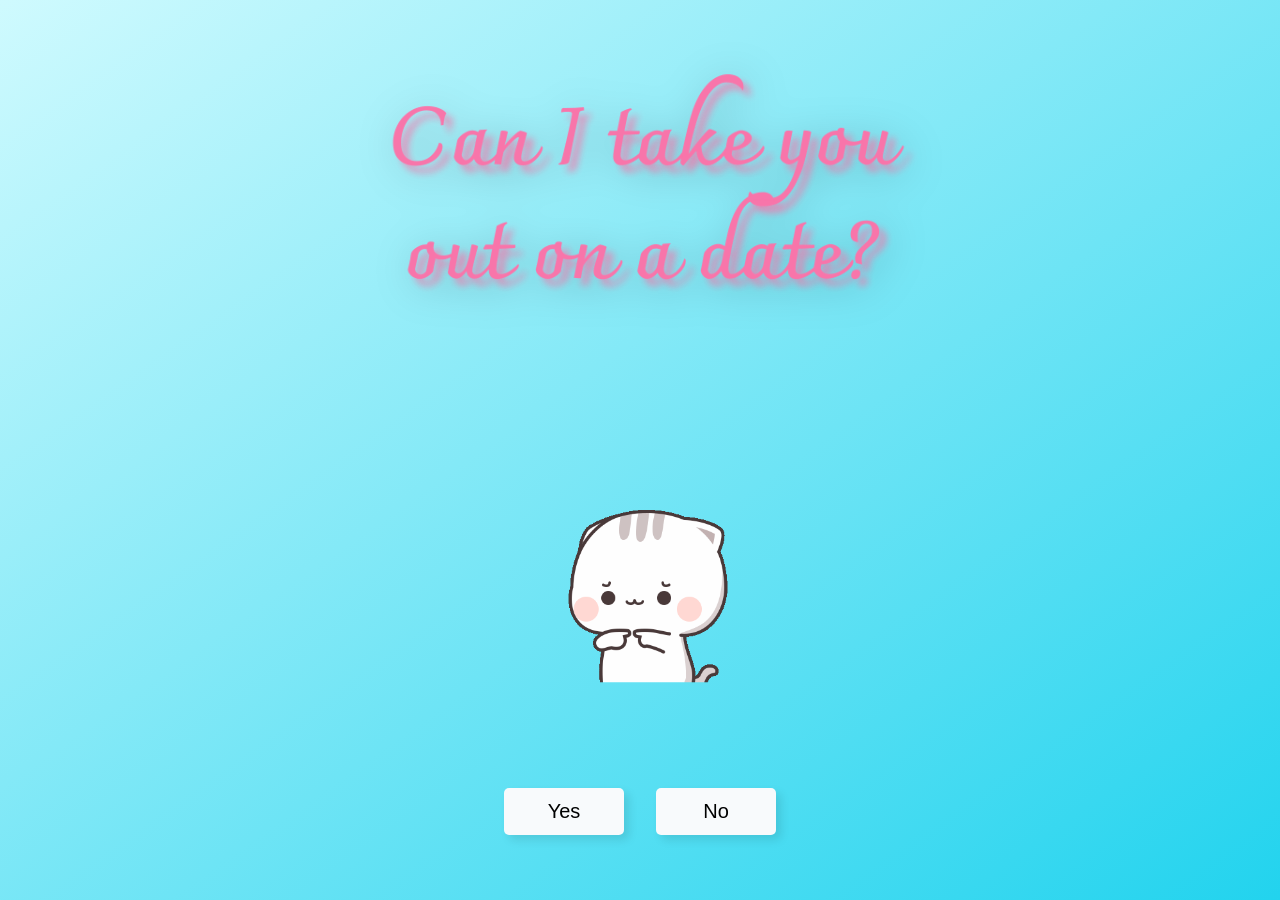
<file: index.html>
<!DOCTYPE html>
<html lang="en">
  <head>
    <meta charset="UTF-8" />
    <meta name="viewport" content="width=device-width, initial-scale=1.0" />
    <link rel="stylesheet" href="styles.css" />
    <title>Ask For Date</title>
  </head>
  <body>
    <img src="asset/date.png" alt="date?" class="header-img" />
    <div class="container" id="container">
      <img src="asset/erm-fingers.gif" alt="please" class="image-1" />
      <img src="asset/oh-yay.gif" alt="yes" class="image-2 hide" />
      <button class="btn btn-yes">Yes</button>
      <button class="btn btn-no">No</button>
    </div>
    <script src="main.js"></script>
  </body>
</html>
</file>
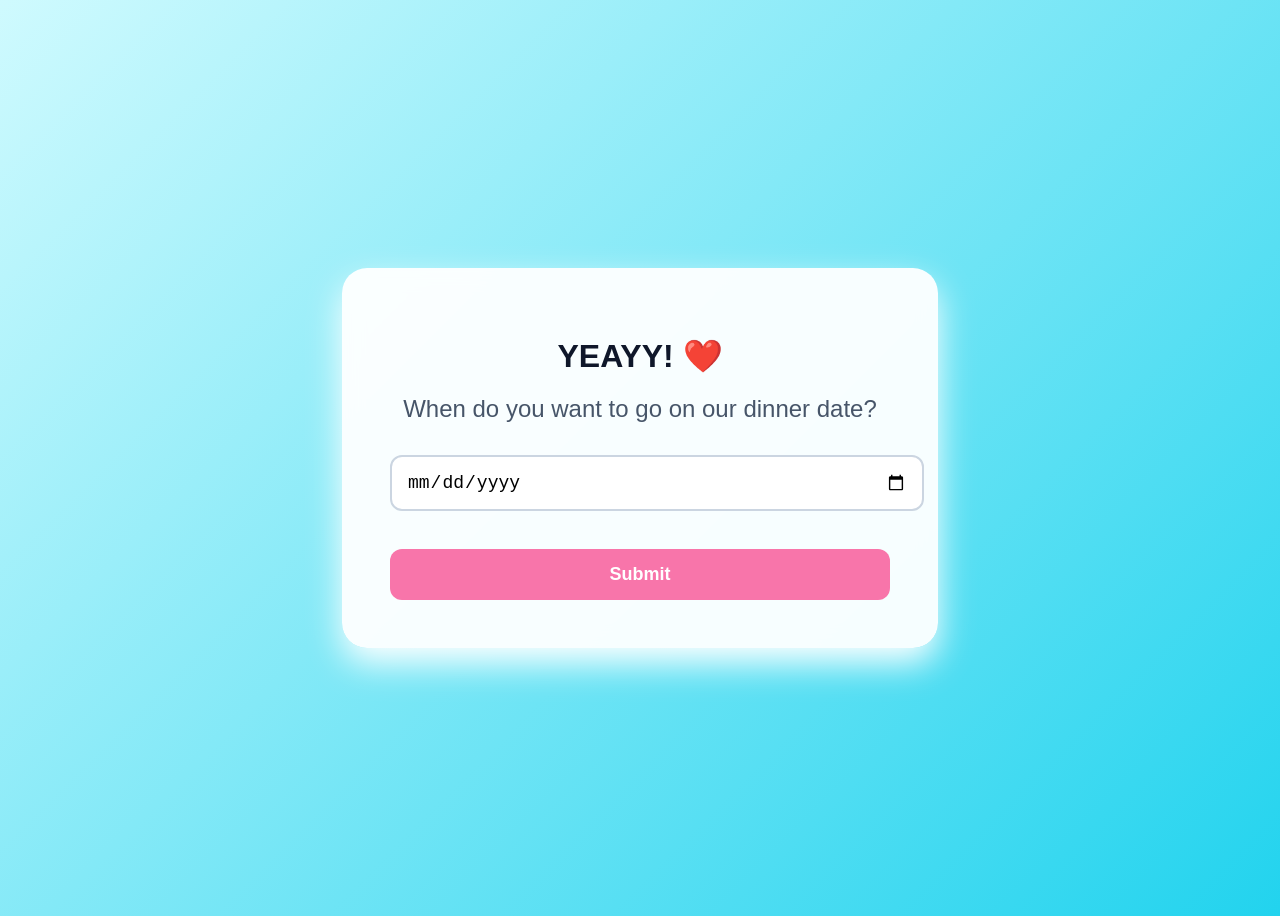
<file: date.html>
<!DOCTYPE html>
<html lang="en">
<head>
    <meta charset="UTF-8">
    <meta name="viewport" content="width=device-width, initial-scale=1.0">
    <title>Choose Date ❤️</title>
    <link rel="stylesheet" href="dstyles.css">
</head>
<body>

    <div class="date-card">
        

        <h1>YEAYY! ❤️</h1>

        <h2>When do you want to go on our dinner date?</h2>

        <input type="date" id="datePicker">

        <br><br>

        <button id="submitDate">
            Submit
        </button>

    </div>


    <script src="date.js"></script>
</body>
</html>
</file>
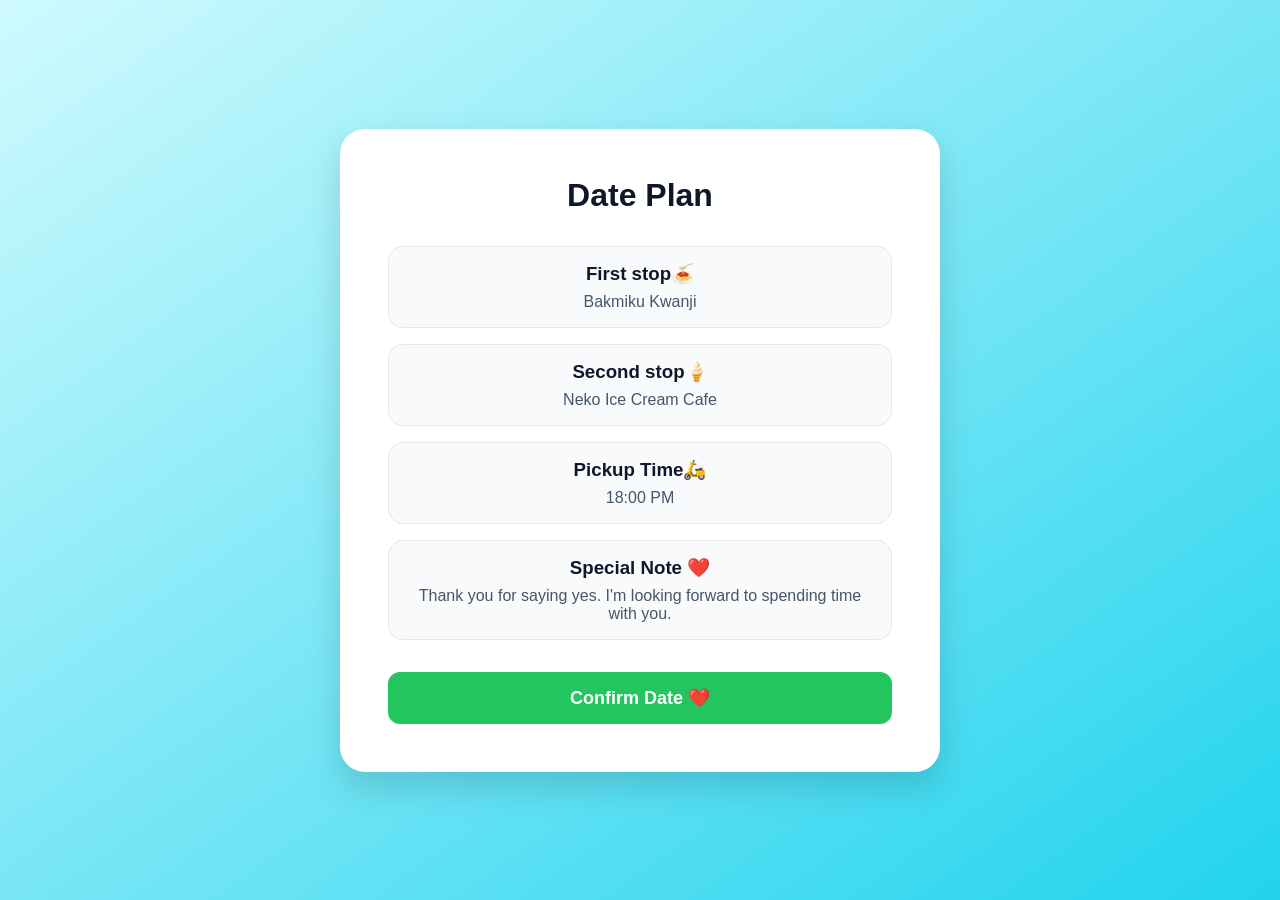
<file: detail.html>
<!doctype html>
<html lang="en">
  <head>
    <meta charset="UTF-8" />
    <meta name="viewport" content="width=device-width, initial-scale=1.0" />
    <title>Our Dinner Date ❤️</title>

    <link rel="stylesheet" href="detail.css" />
  </head>
  <body>
    <div class="detail-card">
      <h1>Date Plan</h1>

      <div class="info-box">
        <h3>First stop🍝</h3>
        <p>Bakmiku Kwanji</p>
      </div>
      <div class="info-box">
        <h3>Second stop🍦</h3>
        <p>Neko Ice Cream Cafe</p>
      </div>

      <div class="info-box">
        <h3>Pickup Time🛵</h3>
        <p>18:00 PM</p>
      </div>

      <div class="info-box">
        <h3>Special Note ❤️</h3>
        <p>
          Thank you for saying yes. I'm looking forward to spending time with
          you.
        </p>
      </div>

      <button id="sendBtn">Confirm Date ❤️</button>
    </div>

    <script src="detail.js"></script>
  </body>
</html>
</file>
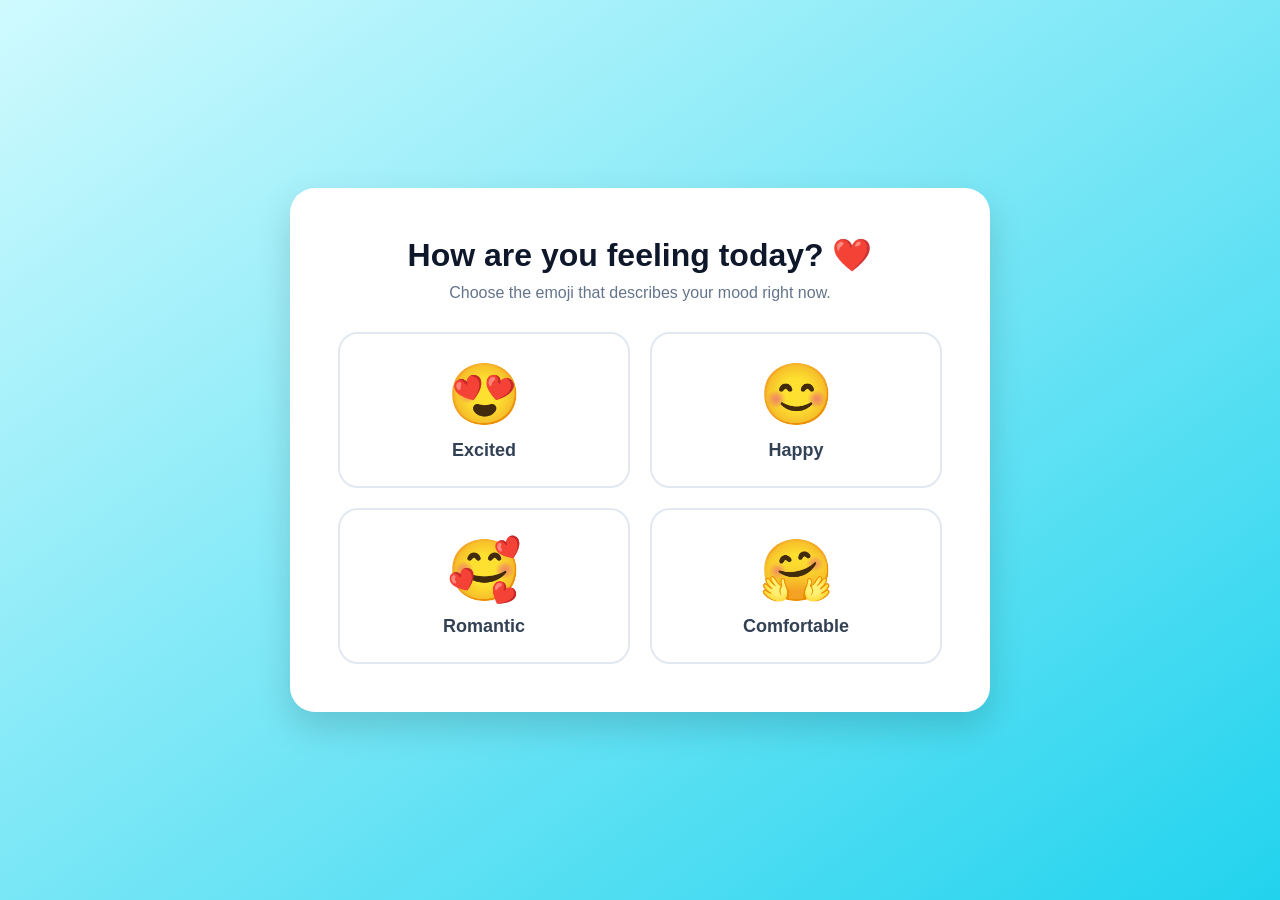
<file: mood.html>
<!DOCTYPE html>
<html lang="en">
<head>
    <meta charset="UTF-8">
    <meta name="viewport" content="width=device-width, initial-scale=1.0">
    <title>Choose Your Mood ❤️</title>

    <link rel="stylesheet" href="mstyles.css">
</head>
<body>

    <div class="mood-card">

        <h1>How are you feeling today? ❤️</h1>

        <p>
            Choose the emoji that describes your mood right now.
        </p>

        <div class="mood-grid">

            <div class="mood-option">
                <div class="emoji">😍</div>
                <span>Excited</span>
            </div>

            <div class="mood-option">
                <div class="emoji">😊</div>
                <span>Happy</span>
            </div>

            <div class="mood-option">
                <div class="emoji">🥰</div>
                <span>Romantic</span>
            </div>

            <div class="mood-option">
                <div class="emoji">🤗</div>
                <span>Comfortable</span>
            </div>

        </div>

    </div>

    <script src="mood.js"></script>

</body>
</html>
</file>
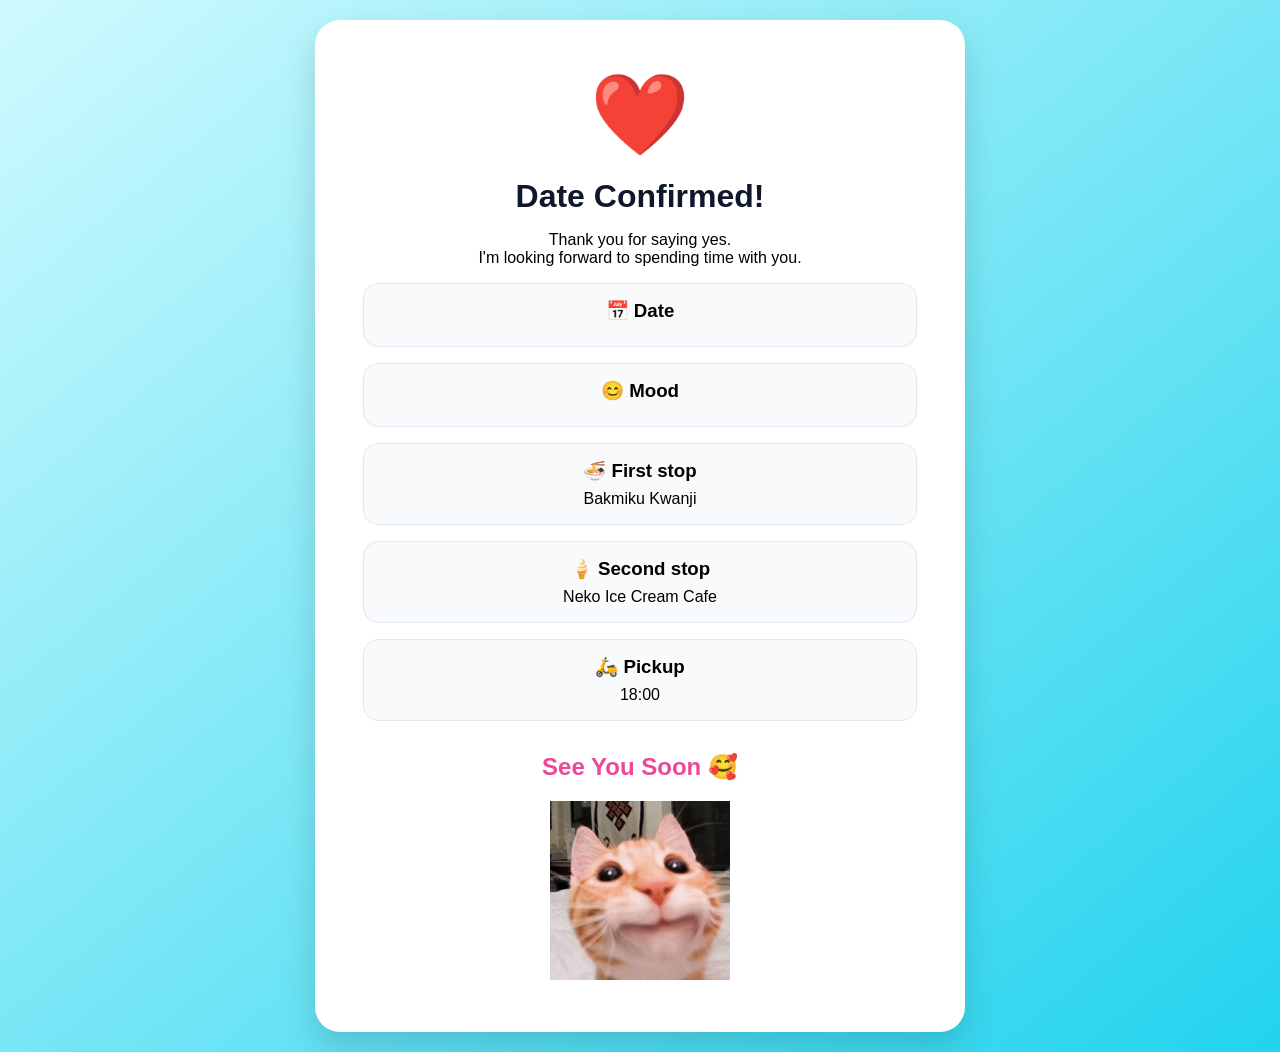
<file: thankyou.html>
<!doctype html>
<html lang="en">
  <head>
    <meta charset="UTF-8" />
    <meta name="viewport" content="width=device-width, initial-scale=1.0" />
    <title>See You Soon ❤️</title>

    <link rel="stylesheet" href="tstyles.css" />
  </head>
  <body>
    <div class="thankyou-card">
      <div class="heart">❤️</div>

      <h1>Date Confirmed!</h1>

      <p>Thank you for saying yes.</p>

      <p>I'm looking forward to spending time with you.</p>

      <div class="info-box">
        <h3>📅 Date</h3>
        <p id="selectedDate"></p>
      </div>

      <div class="info-box">
        <h3>😊 Mood</h3>
        <p id="selectedMood"></p>
      </div>

      <div class="info-box">
        <h3>🍜 First stop</h3>
        <p>Bakmiku Kwanji</p>
      </div>
      <div class="info-box">
        <h3>🍦 Second stop</h3>
        <p>Neko Ice Cream Cafe</p>
      </div>

      <div class="info-box">
        <h3>🛵 Pickup</h3>
        <p>18:00</p>
      </div>

      <h2 class="see-you">See You Soon 🥰</h2>
      <img src="asset/Cat Orange GIF.gif" class="happy-gif" />
    </div>

    <script src="thankyou.js"></script>
  </body>
</html>
</file>
<file: styles.css>
* {
  margin: 0;
  padding: 0;
  box-sizing: border-box;
}

.hide {
  display: none;
}

body {
  padding: 2rem;
  width: 100%;
  min-height: 100vh;
  background-image: linear-gradient(to right bottom, #cffafe, #22d3ee);
  display: flex;
  flex-direction: column;
}

.header-img {
  display: flex;
  width: 100%;
  max-width: 600px;
  margin-inline: auto;
  filter: drop-shadow(5px 5px 20px rgba(0, 0, 0, 0.2));
}

.container {
  flex: 1;
  position: relative;
  isolation: isolate;
  width: 100%;
  max-width: 1200px;
  margin-inline: auto;
}

.image-1,
.image-2 {
  position: absolute;
  top: 50%;
  left: 50%;
  transform: translate(-50%, -65%);
}

.image-1 {
  width: 175px;
}

.image-2 {
  width: 250px;
}

.btn {
  position: absolute;
  top: calc(100% - 5rem);
  min-width: 120px;
  padding: 0.75rem 1rem;
  font-size: 1.25rem;
  outline: none;
  border: none;
  background-color: #f8fafc;
  border-radius: 5px;
  box-shadow: 5px 5px 10px rgba(0, 0, 0, 0.1);
  cursor: pointer;
  transition: 0.3s;
}

.btn:hover {
  background-color: #e2e8f0;
  box-shadow: 5px 5px 10px rgba(0, 0, 0, 0.2);
}

.btn-yes {
  left: 50%;
  transform: translateX(calc(-100% - 1rem));
  z-index: 1;
}

.btn-no {
  left: calc(50% + 1rem);
  transition: all 0.5s ease;
  z-index: 2;
}
</file>
<file: dstyles.css>
body{
    min-height:100vh;

    display:flex;
    justify-content:center;
    align-items:center;

    background: linear-gradient(
        135deg,
        #cffafe,
        #22d3ee
    );

    font-family: Arial, sans-serif;
}
.date-card{
    background: rgba(255,255,255,0.95);

    padding: 3rem;

    width: 90%;
    max-width: 500px;

    border-radius: 25px;

    text-align:center;

    box-shadow:
        0 15px 35px #ffff;

    backdrop-filter: blur(10px);

    animation: fadeIn 0.8s ease;
}
.date-card h1{
    color:#0f172a;
    margin-bottom:1rem;
}
.date-card h2{
    color:#475569;
    margin-bottom:2rem;
    font-weight:500;
}
#datePicker{
    width:100%;

    padding:15px;

    font-size:18px;

    border:2px solid #cbd5e1;

    border-radius:12px;

    margin-bottom:20px;
}
#submitDate{
    width:100%;

    padding:15px;

    border:none;

    border-radius:12px;

    background:#F875AA;

    color:white;

    font-size:18px;

    font-weight:bold;

    cursor:pointer;

    transition:0.3s;
}
#submitDate:hover{
    transform:translateY(-3px);

    box-shadow:
        0 10px 20px #F875AA;
}
@keyframes fadeIn{
    from{
        opacity:0;
        transform:translateY(20px);
    }

    to{
        opacity:1;
        transform:translateY(0);
    }
}
</file>
<file: detail.css>
*{
    margin:0;
    padding:0;
    box-sizing:border-box;
}

body{
    min-height:100vh;

    display:flex;
    justify-content:center;
    align-items:center;

    padding:20px;

    background:linear-gradient(
        to right bottom,
        #cffafe,
        #22d3ee
    );

    font-family:Arial, sans-serif;
}
.detail-card{
    width:100%;
    max-width:600px;

    background:white;

    padding:3rem;

    border-radius:25px;

    text-align:center;

    box-shadow:
        0 15px 35px rgba(0,0,0,0.15);

    animation:fadeIn .8s ease;
}
.detail-card h1{
    margin-bottom:2rem;

    color:#0f172a;
}
.info-box{
    padding:1rem;

    margin-bottom:1rem;

    border-radius:15px;

    background:#f8fafc;

    border:1px solid #e2e8f0;
}
.info-box h3{
    margin-bottom:.5rem;

    color:#0f172a;
}
.info-box p{
    color:#475569;
}
#sendBtn{
    margin-top:1rem;

    width:100%;

    padding:15px;

    border:none;

    border-radius:12px;

    background:#22c55e;

    color:white;

    font-size:18px;

    font-weight:bold;

    cursor:pointer;

    transition:.3s;
}
#sendBtn:hover{
    transform:translateY(-3px);

    box-shadow:
        0 10px 20px rgba(34,197,94,0.3);
}
@keyframes fadeIn{

    from{
        opacity:0;
        transform:translateY(20px);
    }

    to{
        opacity:1;
        transform:translateY(0);
    }

}
</file>
<file: mstyles.css>
*{
    margin:0;
    padding:0;
    box-sizing:border-box;
}

body{
    min-height:100vh;

    display:flex;
    justify-content:center;
    align-items:center;

    padding:20px;

    background:linear-gradient(
        to right bottom,
        #cffafe,
        #22d3ee
    );

    font-family:Arial, sans-serif;
}
.mood-card{
    width:100%;
    max-width:700px;

    background:white;

    padding:3rem;

    border-radius:25px;

    text-align:center;

    box-shadow:
    0 15px 35px rgba(0,0,0,0.15);
}
.mood-card h1{
    color:#0f172a;
    margin-bottom:10px;
}

.mood-card p{
    color:#64748b;
    margin-bottom:30px;
}
.mood-grid{
    display:grid;

    grid-template-columns:
    repeat(2, 1fr);

    gap:20px;
}
.mood-option{
    padding:25px;

    border:2px solid #e2e8f0;

    border-radius:20px;

    cursor:pointer;

    transition:0.3s;
}
.mood-option:hover{
    transform:translateY(-5px);

    border-color:#22d3ee;

    box-shadow:
    0 10px 20px rgba(34,211,238,0.25);
}
.emoji{
    font-size:60px;
    margin-bottom:10px;
}
.mood-option span{
    font-size:18px;
    font-weight:600;

    color:#334155;
}
.goodbye-message{
    height:100vh;

    display:flex;
    flex-direction:column;
    justify-content:center;
    align-items:center;

    text-align:center;
}
</file>
<file: tstyles.css>
*{
    margin:0;
    padding:0;
    box-sizing:border-box;
}

body{
    min-height:100vh;

    display:flex;
    justify-content:center;
    align-items:center;

    padding:20px;

    background:linear-gradient(
        to right bottom,
        #cffafe,
        #22d3ee
    );

    font-family:Arial, sans-serif;
}
.thankyou-card{

    width:100%;
    max-width:650px;

    background:white;

    padding:3rem;

    border-radius:25px;

    text-align:center;

    box-shadow:
        0 15px 35px rgba(0,0,0,.15);

    animation:fadeIn .8s ease;
}
.heart{
    font-size:5rem;
    margin-bottom:1rem;
}
.thankyou-card h1{
    color:#0f172a;
    margin-bottom:1rem;
}
.info-box{

    background:#f8fafc;

    border:1px solid #e2e8f0;

    border-radius:15px;

    padding:1rem;

    margin-top:1rem;
}
.info-box h3{
    margin-bottom:.5rem;
}
.see-you{
    margin-top:2rem;

    color:#ec4899;
}
@keyframes fadeIn{

    from{
        opacity:0;
        transform:translateY(20px);
    }

    to{
        opacity:1;
        transform:translateY(0);
    }

}
.happy-gif{
    width:180px;
    margin-top:20px;
}
</file>
